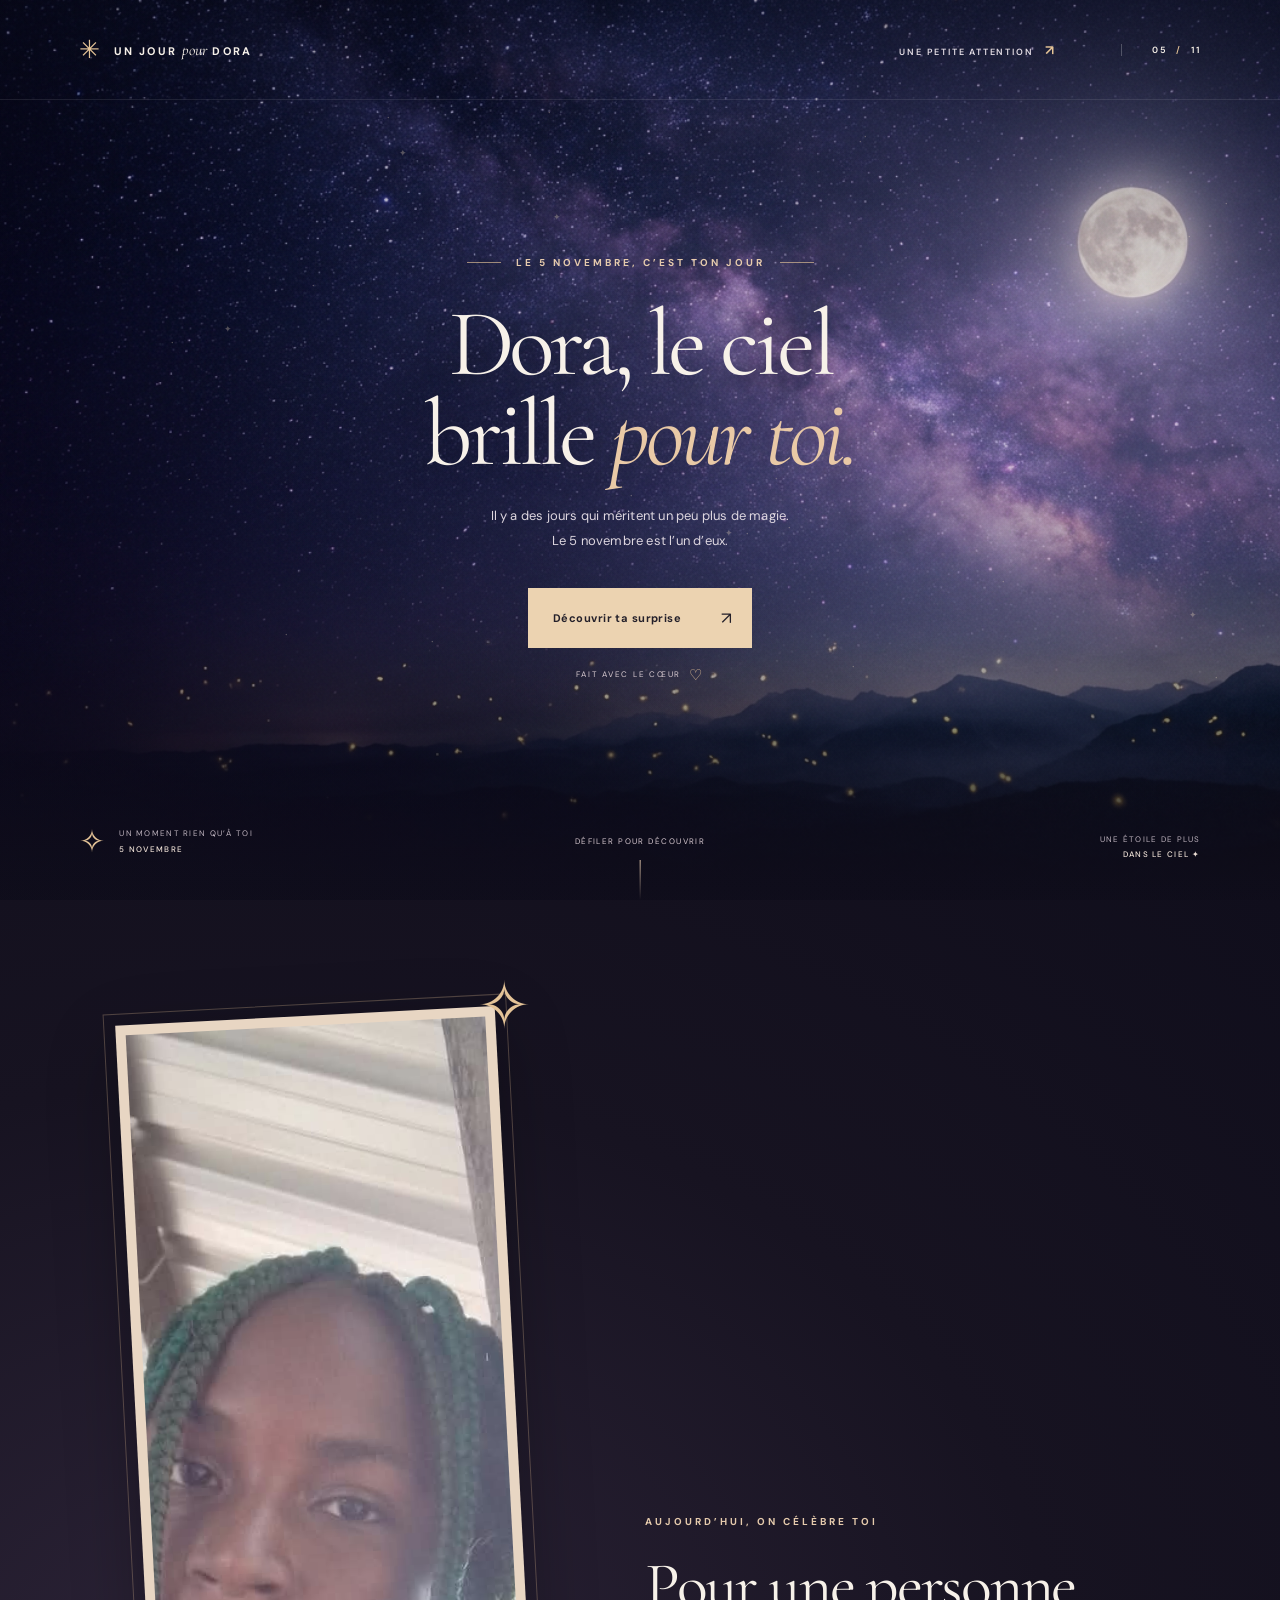
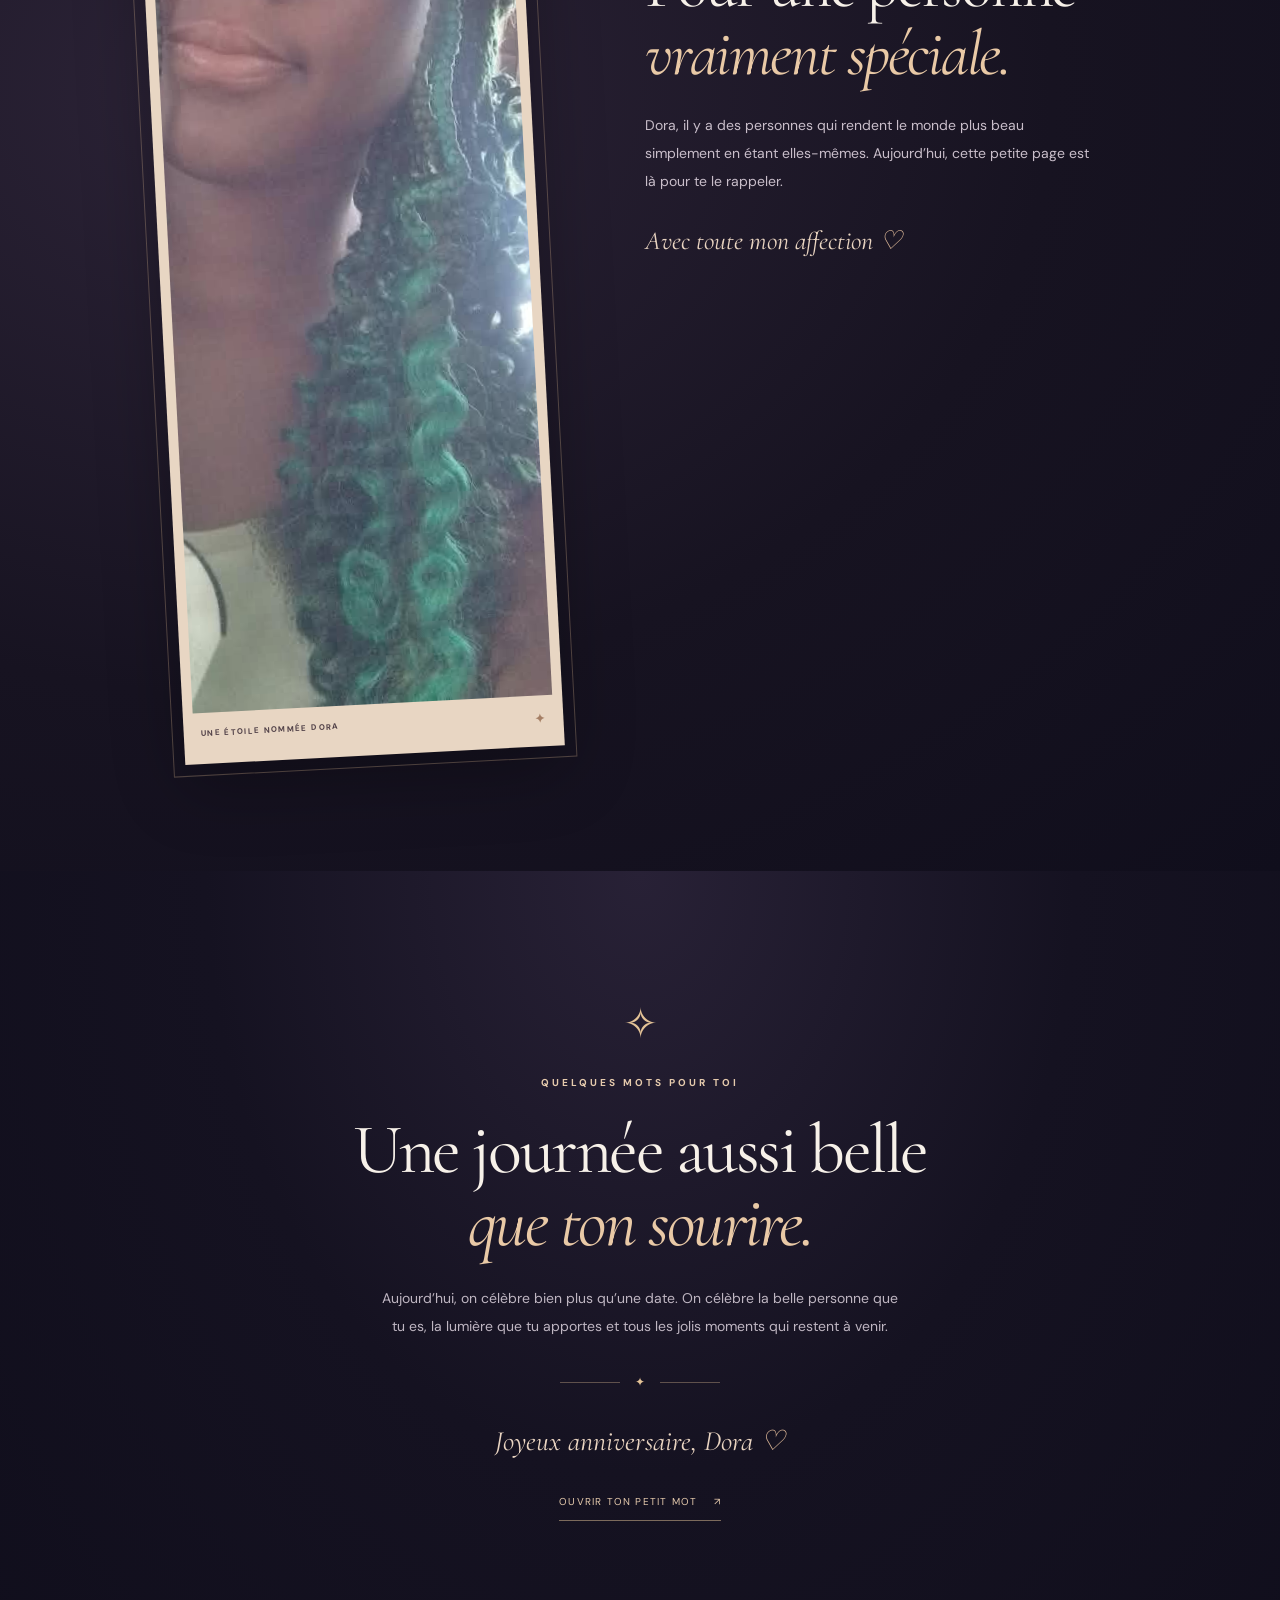
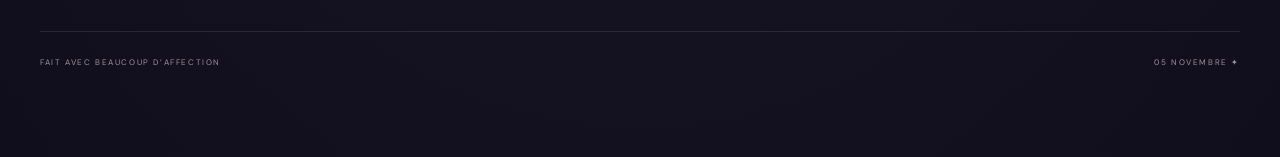
<file: anniversaire/index.html>
<!DOCTYPE html>
<html lang="fr">
<head>
  <meta charset="UTF-8">
  <meta name="viewport" content="width=device-width, initial-scale=1.0">
  <meta name="theme-color" content="#10101e">
  <meta name="description" content="Une petite surprise pour Dora, née un 5 novembre.">
  <title>Pour Dora ✦ Joyeux anniversaire</title>
  <link rel="preconnect" href="https://fonts.googleapis.com">
  <link rel="preconnect" href="https://fonts.gstatic.com" crossorigin>
  <link href="https://fonts.googleapis.com/css2?family=Cormorant+Garamond:ital,wght@0,400;0,500;0,600;1,400;1,500&family=DM+Sans:wght@400;500;600;700&display=swap" rel="stylesheet">
  <link rel="stylesheet" href="css/style.css">
  <script src="js/main.js" defer></script>
</head>
<body>
  <main>
    <section class="hero" id="accueil" aria-labelledby="hero-title">
      <div class="hero__background" aria-hidden="true"></div>
      <div class="stars" aria-hidden="true"></div>
      <header class="header">
        <a class="brand" href="#accueil" aria-label="Un jour pour toi, accueil"><span class="brand__star">✳</span><span>UN JOUR <i>pour</i> DORA</span></a>
        <a class="header__link" href="#attention">UNE PETITE ATTENTION <span>↗</span></a>
        <div class="header__date">05 <span>/</span> 11</div>
      </header>

      <div class="hero__content">
        <div class="eyebrow"><span></span> LE 5 NOVEMBRE, C’EST TON JOUR <span></span></div>
        <h1 id="hero-title">Dora, le ciel<br>brille <em>pour toi.</em></h1>
        <p class="hero__text">Il y a des jours qui méritent un peu plus de magie.<br>Le 5 novembre est l’un d’eux.</p>
        <button class="surprise-button" type="button" data-open-surprise><span>Découvrir ta surprise</span><span class="button-arrow">↗</span></button>
        <p class="hero__hint">FAIT AVEC LE CŒUR <span>♡</span></p>
      </div>
      <div class="hero__bottom">
        <div class="bottom-note"><span class="small-sparkle">✧</span><span>UN MOMENT RIEN QU’À TOI<br><strong>5 NOVEMBRE</strong></span></div>
        <a href="#attention" class="scroll-cue"><span>DÉFILER POUR DÉCOUVRIR</span><span class="scroll-line"></span></a>
        <div class="bottom-right">UNE ÉTOILE DE PLUS<br><strong>DANS LE CIEL ✦</strong></div>
      </div>
    </section>

    <section class="portrait-section" aria-labelledby="portrait-title">
      <div class="portrait-section__inner">
        <div class="portrait-frame">
          <span class="portrait-frame__sparkle" aria-hidden="true">✧</span>
          <img src="img/dora.jpg" alt="Portrait de Dora" loading="lazy" width="960" height="1280">
          <span class="portrait-frame__caption">UNE ÉTOILE NOMMÉE DORA <span>✦</span></span>
        </div>
        <div class="portrait-copy">
          <p class="section-label">AUJOURD’HUI, ON CÉLÈBRE TOI</p>
          <h2 id="portrait-title">Pour une personne<br><em>vraiment spéciale.</em></h2>
          <p>Dora, il y a des personnes qui rendent le monde plus beau simplement en étant elles-mêmes. Aujourd’hui, cette petite page est là pour te le rappeler.</p>
          <div class="portrait-copy__signature">Avec toute mon affection <span>♡</span></div>
        </div>
      </div>
    </section>

    <section class="dedication" id="attention" aria-labelledby="dedication-title">
      <div class="dedication__ornament" aria-hidden="true">✧</div>
      <p class="section-label">QUELQUES MOTS POUR TOI</p>
      <h2 id="dedication-title">Une journée aussi belle<br><em>que ton sourire.</em></h2>
      <p class="dedication__text">Aujourd’hui, on célèbre bien plus qu’une date. On célèbre la belle personne que tu es, la lumière que tu apportes et tous les jolis moments qui restent à venir.</p>
      <div class="divider"><span></span> ✦ <span></span></div>
      <p class="signature">Joyeux anniversaire, Dora <span>♡</span></p>
      <button class="text-button" type="button" data-open-surprise>Ouvrir ton petit mot <span>↗</span></button>
      <div class="dedication__footer"><span>FAIT AVEC BEAUCOUP D’AFFECTION</span><span>05 NOVEMBRE ✦</span></div>
    </section>
  </main>

  <div class="modal" id="surprise" hidden>
    <div class="modal__backdrop" data-close-surprise></div>
    <div class="modal__card" role="dialog" aria-modal="true" aria-labelledby="surprise-title" aria-describedby="surprise-message" tabindex="-1">
      <button class="modal__close" type="button" data-close-surprise aria-label="Fermer la surprise">×</button>
      <div class="modal__star" aria-hidden="true">✧</div>
      <p class="section-label">UN PETIT MOT, JUSTE POUR TOI</p>
      <h2 id="surprise-title">Joyeux anniversaire,<br><em>Dora !</em></h2>
      <div class="divider"><span></span> ✦ <span></span></div>
      <p id="surprise-message">Dora, que cette nouvelle année t’apporte mille raisons de sourire, des rêves plein la tête et des moments aussi merveilleux que toi.</p>
      <p class="modal__wish">Aujourd’hui, c’est ton jour. Profites-en ! <span>♡</span></p>
      <button class="modal__again" type="button" id="celebrate">Encore un peu de magie <span>✦</span></button>
    </div>
  </div>
  <canvas id="confetti" aria-hidden="true" hidden></canvas>
</body>
</html>
</file>
<file: anniversaire/css/style.css>
:root{--cream:#f7f1e9;--gold:#e4c397;--muted:#c8c1ca;--ink:#100e1c}*{box-sizing:border-box}html{scroll-behavior:smooth}body{margin:0;background:#100e1c;color:var(--cream);font-family:"DM Sans",sans-serif}button,a{-webkit-tap-highlight-color:transparent}button{font:inherit}a{color:inherit;text-decoration:none}.hero{position:relative;min-height:800px;height:100svh;overflow:hidden;display:flex;flex-direction:column;background:#171326}.hero__background{position:absolute;inset:0;background:linear-gradient(90deg,rgba(13,12,25,.22),rgba(13,12,25,.06) 50%,rgba(13,12,25,.16)),linear-gradient(180deg,rgba(13,12,25,.32),transparent 35%,rgba(13,12,25,.16) 70%,#100e1c 100%),url('../img/birthday-night.png') center 57%/cover no-repeat;transform:scale(1.035);animation:sky 25s ease-in-out infinite alternate}.hero:after{content:"";position:absolute;inset:0;pointer-events:none;background:radial-gradient(ellipse at 50% 46%,rgba(29,21,42,.22),transparent 48%)}.header,.hero__content,.hero__bottom{position:relative;z-index:2}.header{display:flex;align-items:center;justify-content:space-between;padding:33px 6.2%;border-bottom:1px solid rgba(255,255,255,.09)}.brand{font-size:11px;font-weight:700;letter-spacing:.2em;display:flex;align-items:center;gap:11px;white-space:nowrap}.brand i{font-family:"Cormorant Garamond",serif;text-transform:lowercase;font-size:16px;letter-spacing:0;font-weight:400}.brand__star{font-size:25px;color:var(--gold);font-weight:400}.header__link,.header__date{font-size:9px;font-weight:600;letter-spacing:.2em}.header__link{margin-left:auto;margin-right:65px;color:#e3dce4}.header__link span{font-size:14px;color:var(--gold);margin-left:8px}.header__date{border-left:1px solid rgba(255,255,255,.23);padding-left:30px}.header__date span{color:var(--gold);padding:0 5px}.hero__content{margin:auto;text-align:center;padding:45px 20px 25px}.eyebrow,.section-label{font-size:10px;letter-spacing:.3em;font-weight:700;color:#e6cbad}.eyebrow{display:flex;align-items:center;justify-content:center;gap:15px}.eyebrow span{width:34px;height:1px;background:rgba(228,195,151,.65)}h1,h2,p{margin:0}h1,h2{font-family:"Cormorant Garamond",Georgia,serif;font-weight:400}h1{font-size:clamp(67px,7.4vw,112px);line-height:.95;letter-spacing:-.045em;margin:30px 0 25px;text-shadow:0 3px 35px rgba(0,0,0,.25)}h1 em,h2 em{color:#e9c9a6;font-weight:400}.hero__text{color:#ddd6df;font-size:13px;line-height:1.9;letter-spacing:.015em}.surprise-button{display:inline-flex;align-items:center;justify-content:space-between;gap:38px;margin-top:34px;background:#ecd3b1;border:1px solid #ecd3b1;color:#24202a;padding:18px 19px 18px 24px;min-width:224px;font-size:11px;font-weight:700;letter-spacing:.04em;cursor:pointer;transition:background .25s,transform .25s,box-shadow .25s}.surprise-button:hover{background:#fff0dc;transform:translateY(-3px);box-shadow:0 10px 35px rgba(233,201,166,.2)}.button-arrow{font-size:17px;font-weight:400}.hero__hint{margin-top:17px;font-size:8px;letter-spacing:.22em;color:#d9cbd1}.hero__hint span{font-size:15px;color:#e6c39b;vertical-align:middle;margin-left:4px}.hero__bottom{display:flex;align-items:end;justify-content:space-between;padding:0 6.2% 38px}.bottom-note{display:flex;align-items:center;gap:14px}.small-sparkle{font-size:31px;color:var(--gold)}.bottom-note span:last-child,.bottom-right{font-size:8px;letter-spacing:.16em;line-height:1.9;color:#bdb2bd}.bottom-note strong,.bottom-right strong{color:#f1e3d8;font-weight:500}.bottom-right{text-align:right}.scroll-cue{position:absolute;left:50%;bottom:0;transform:translateX(-50%);display:flex;flex-direction:column;align-items:center;gap:14px;font-size:8px;letter-spacing:.18em;color:#d6c8cf}.scroll-line{height:40px;width:1px;background:linear-gradient(#d7bda4,transparent)}.stars{position:absolute;inset:0;z-index:1;pointer-events:none}.star{position:absolute;color:#f9e5c6;opacity:.3;animation:twinkle var(--duration) ease-in-out infinite alternate;animation-delay:var(--delay)}.dedication{position:relative;text-align:center;padding:125px 20px 90px;overflow:hidden;background:radial-gradient(ellipse at 50% 0%,#282136 0,#151221 48%,#100e1c 100%)}.dedication__ornament{font-size:42px;color:var(--gold);margin-bottom:25px}.dedication h2,.modal h2{font-size:clamp(48px,5.5vw,78px);line-height:1.03;letter-spacing:-.035em;margin:25px 0}.dedication__text{max-width:520px;margin:0 auto;color:#bfb6c2;font-size:14px;line-height:2}.divider{display:flex;align-items:center;justify-content:center;gap:15px;color:var(--gold);font-size:12px;margin:34px auto}.divider span{width:60px;height:1px;background:rgba(228,195,151,.35)}.signature{font-family:"Cormorant Garamond",serif;font-style:italic;font-size:28px;color:#e9d4c1}.signature span{color:#dcb797}.text-button{background:none;border:0;border-bottom:1px solid rgba(228,195,151,.5);color:#e6cbad;padding:12px 0;margin-top:25px;font-size:10px;letter-spacing:.12em;text-transform:uppercase;cursor:pointer}.text-button span{margin-left:12px}.dedication__footer{max-width:1200px;margin:110px auto 0;padding-top:25px;border-top:1px solid rgba(255,255,255,.1);display:flex;justify-content:space-between;font-size:8px;letter-spacing:.2em;color:#9f939f}.modal[hidden]{display:none}.modal{position:fixed;inset:0;z-index:10;display:grid;place-items:center;padding:20px}.modal__backdrop{position:absolute;inset:0;background:rgba(9,8,17,.8);backdrop-filter:blur(8px)}.modal__card{position:relative;text-align:center;width:min(100%,540px);padding:55px 55px 48px;background:radial-gradient(circle at top,#393047,#1a1727 65%);border:1px solid rgba(228,195,151,.35);box-shadow:0 25px 100px rgba(0,0,0,.5);animation:card-in .5s both}.modal__card:before{content:"";position:absolute;inset:8px;border:1px solid rgba(228,195,151,.12);pointer-events:none}.modal__close{position:absolute;top:16px;right:20px;border:0;background:none;color:#dfcbbd;font-size:27px;cursor:pointer}.modal__star{font-size:45px;color:var(--gold);line-height:1;margin-bottom:18px}.modal h2{font-size:clamp(55px,7vw,78px);margin:24px 0}.modal .divider{margin:24px auto}.modal__card>p:not(.section-label){color:#d4c9d2;font-size:13px;line-height:1.9}.modal__card .modal__wish{margin-top:18px;color:#f1dfcd!important}.modal__wish span{color:#e8bf9b;font-size:18px}.modal__again{background:none;color:#e9c9a6;border:1px solid rgba(228,195,151,.5);padding:14px 20px;margin-top:28px;font-size:10px;letter-spacing:.06em;cursor:pointer}.modal__again:hover{background:rgba(228,195,151,.1)}#confetti{position:fixed;inset:0;z-index:11;pointer-events:none;width:100%;height:100%}button:focus-visible,a:focus-visible{outline:2px solid #ffdfb5;outline-offset:5px}@keyframes twinkle{from{opacity:.1;transform:scale(.6)}to{opacity:.9;transform:scale(1.2)}}@keyframes sky{to{transform:scale(1.09)}}@keyframes appear{from{opacity:0;transform:translateY(15px)}to{opacity:1;transform:translateY(0)}}@keyframes card-in{from{opacity:0;transform:translateY(20px) scale(.97)}to{opacity:1;transform:translateY(0) scale(1)}}@media(max-width:700px){.hero{min-height:690px;height:100svh}.header{padding:23px 22px}.header__link{display:none}.header__date{padding-left:18px}.hero__background{background-position:center,center,62% center}.hero__content{padding-top:30px}h1{font-size:clamp(58px,12vw,80px);margin:27px 0 22px}.hero__text{font-size:12px}.hero__bottom{padding:0 22px 26px}.bottom-right{display:none}.scroll-cue{left:auto;right:22px;transform:none;align-items:flex-end}.scroll-cue span:first-child{font-size:7px}.scroll-line{margin-right:3px;height:30px}.dedication{padding-top:95px}.dedication__footer{margin-top:80px;gap:20px;text-align:left;line-height:1.7}.modal__card{padding:48px 28px 38px}}@media(max-width:380px){h1{font-size:52px}.eyebrow{font-size:8px}.bottom-note span:last-child{font-size:7px}.scroll-cue span:first-child{font-size:6px}}@media(prefers-reduced-motion:reduce){*,*:before,*:after{animation-duration:.01ms!important;animation-iteration-count:1!important;scroll-behavior:auto!important}}

/* Un portrait et quelques mots rien que pour Dora. */
.portrait-section{position:relative;background:radial-gradient(ellipse at 20% 50%,#2d2438 0,#171321 55%,#100e1c 100%);padding:115px 7%;overflow:hidden}
.portrait-section__inner{max-width:980px;margin:auto;display:grid;grid-template-columns:minmax(240px,380px) 1fr;align-items:center;gap:clamp(55px,9vw,135px)}
.portrait-frame{position:relative;padding:10px 10px 20px;background:#e8d6c3;box-shadow:0 22px 70px rgba(0,0,0,.3);transform:rotate(-3deg)}
.portrait-frame:before{content:"";position:absolute;inset:-12px;border:1px solid rgba(228,195,151,.28);pointer-events:none}
.portrait-frame img{display:block;width:100%;aspect-ratio:4/5;object-fit:cover;object-position:center 34%;filter:saturate(.9)}
.portrait-frame__caption{display:flex;justify-content:space-between;padding:15px 7px 0;color:#514148;font-size:8px;font-weight:700;letter-spacing:.17em}
.portrait-frame__caption span{font-size:12px;color:#a57f65}
.portrait-frame__sparkle{position:absolute;right:-36px;top:-42px;font-size:65px;color:#e4c397;z-index:1;transform:rotate(3deg)}
.portrait-copy{text-align:left}.portrait-copy h2{font-size:clamp(46px,5vw,70px);line-height:1.05;letter-spacing:-.035em;margin:24px 0}.portrait-copy>p:not(.section-label){max-width:450px;color:#c9beca;font-size:14px;line-height:2}.portrait-copy__signature{margin-top:30px;font:italic 26px 'Cormorant Garamond',Georgia,serif;color:#e9d4c1}.portrait-copy__signature span{color:#dcb797}
@media(max-width:700px){.portrait-section{padding:85px 28px}.portrait-section__inner{grid-template-columns:1fr;gap:65px;max-width:390px}.portrait-frame{width:85%;margin:auto}.portrait-copy{text-align:center}.portrait-copy h2{font-size:48px}.portrait-copy>p:not(.section-label){font-size:13px}.portrait-frame__sparkle{right:-30px;top:-36px;font-size:52px}}
</file>
